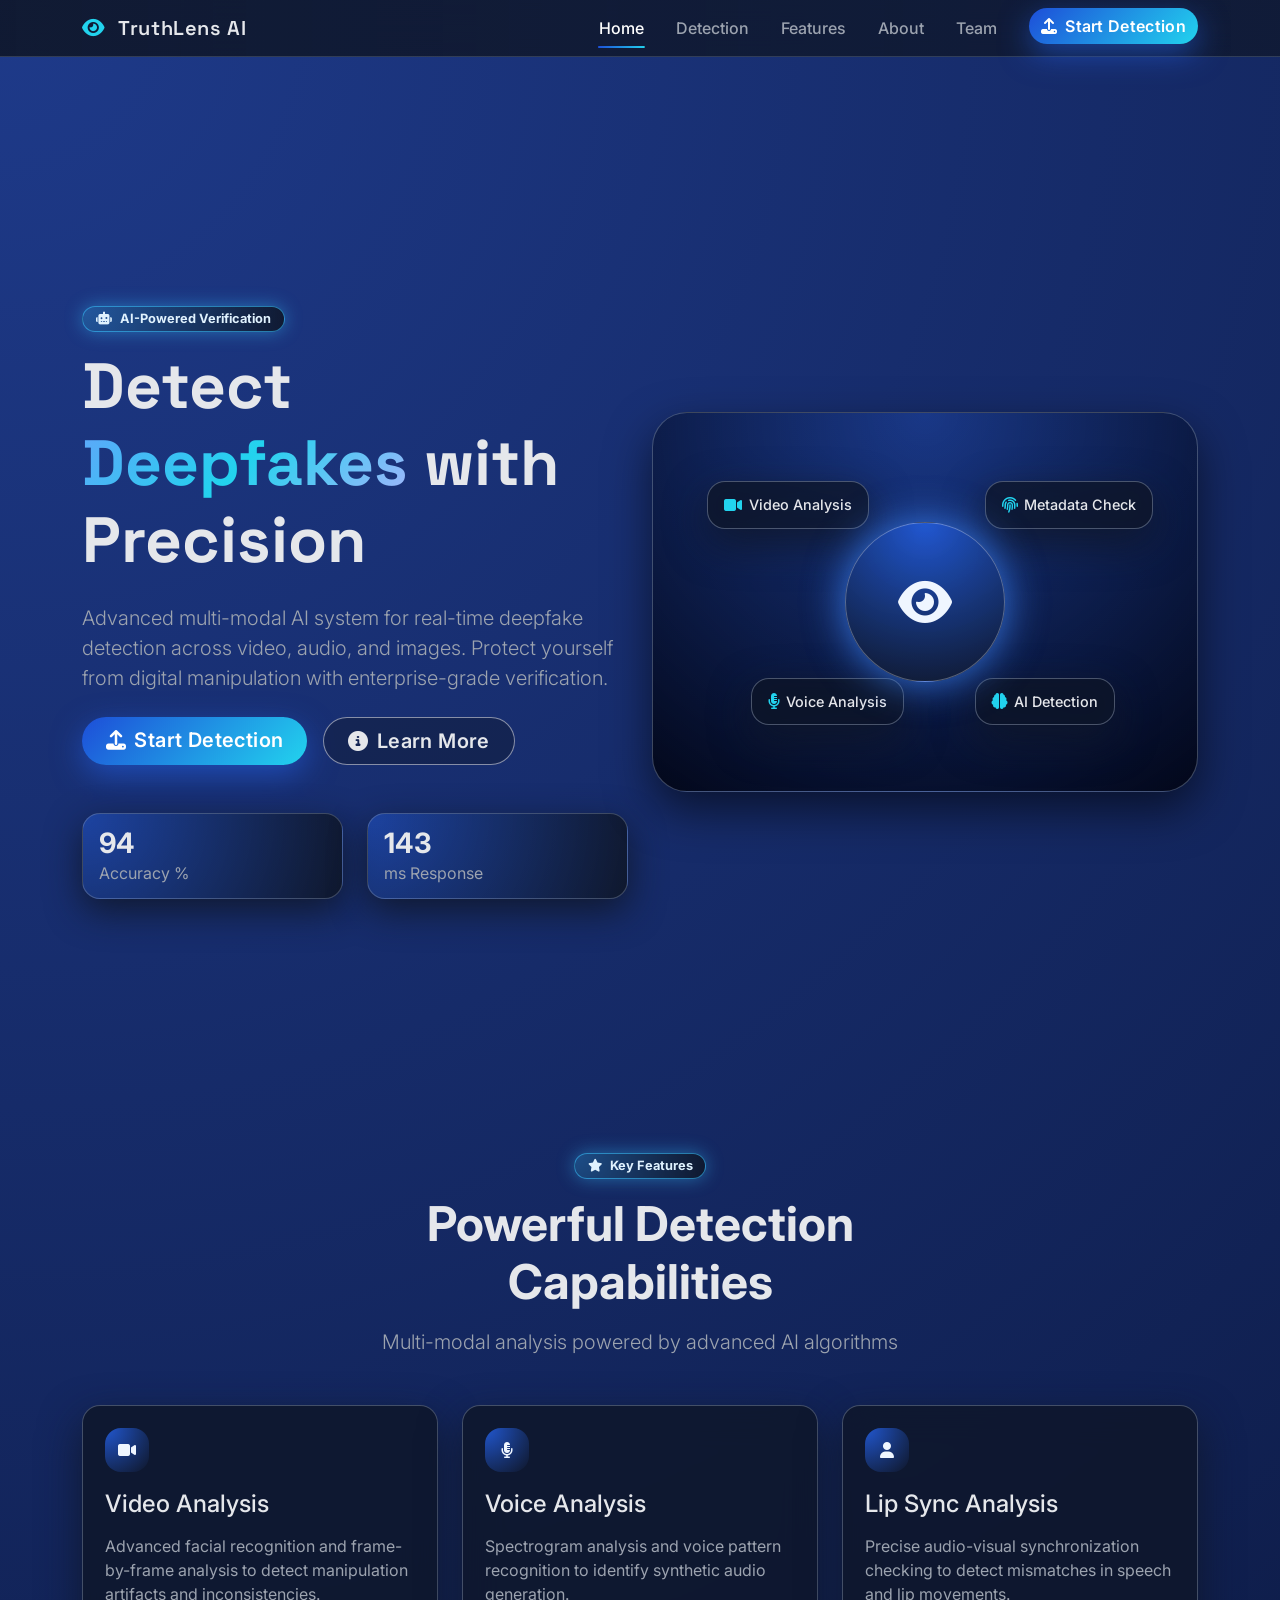
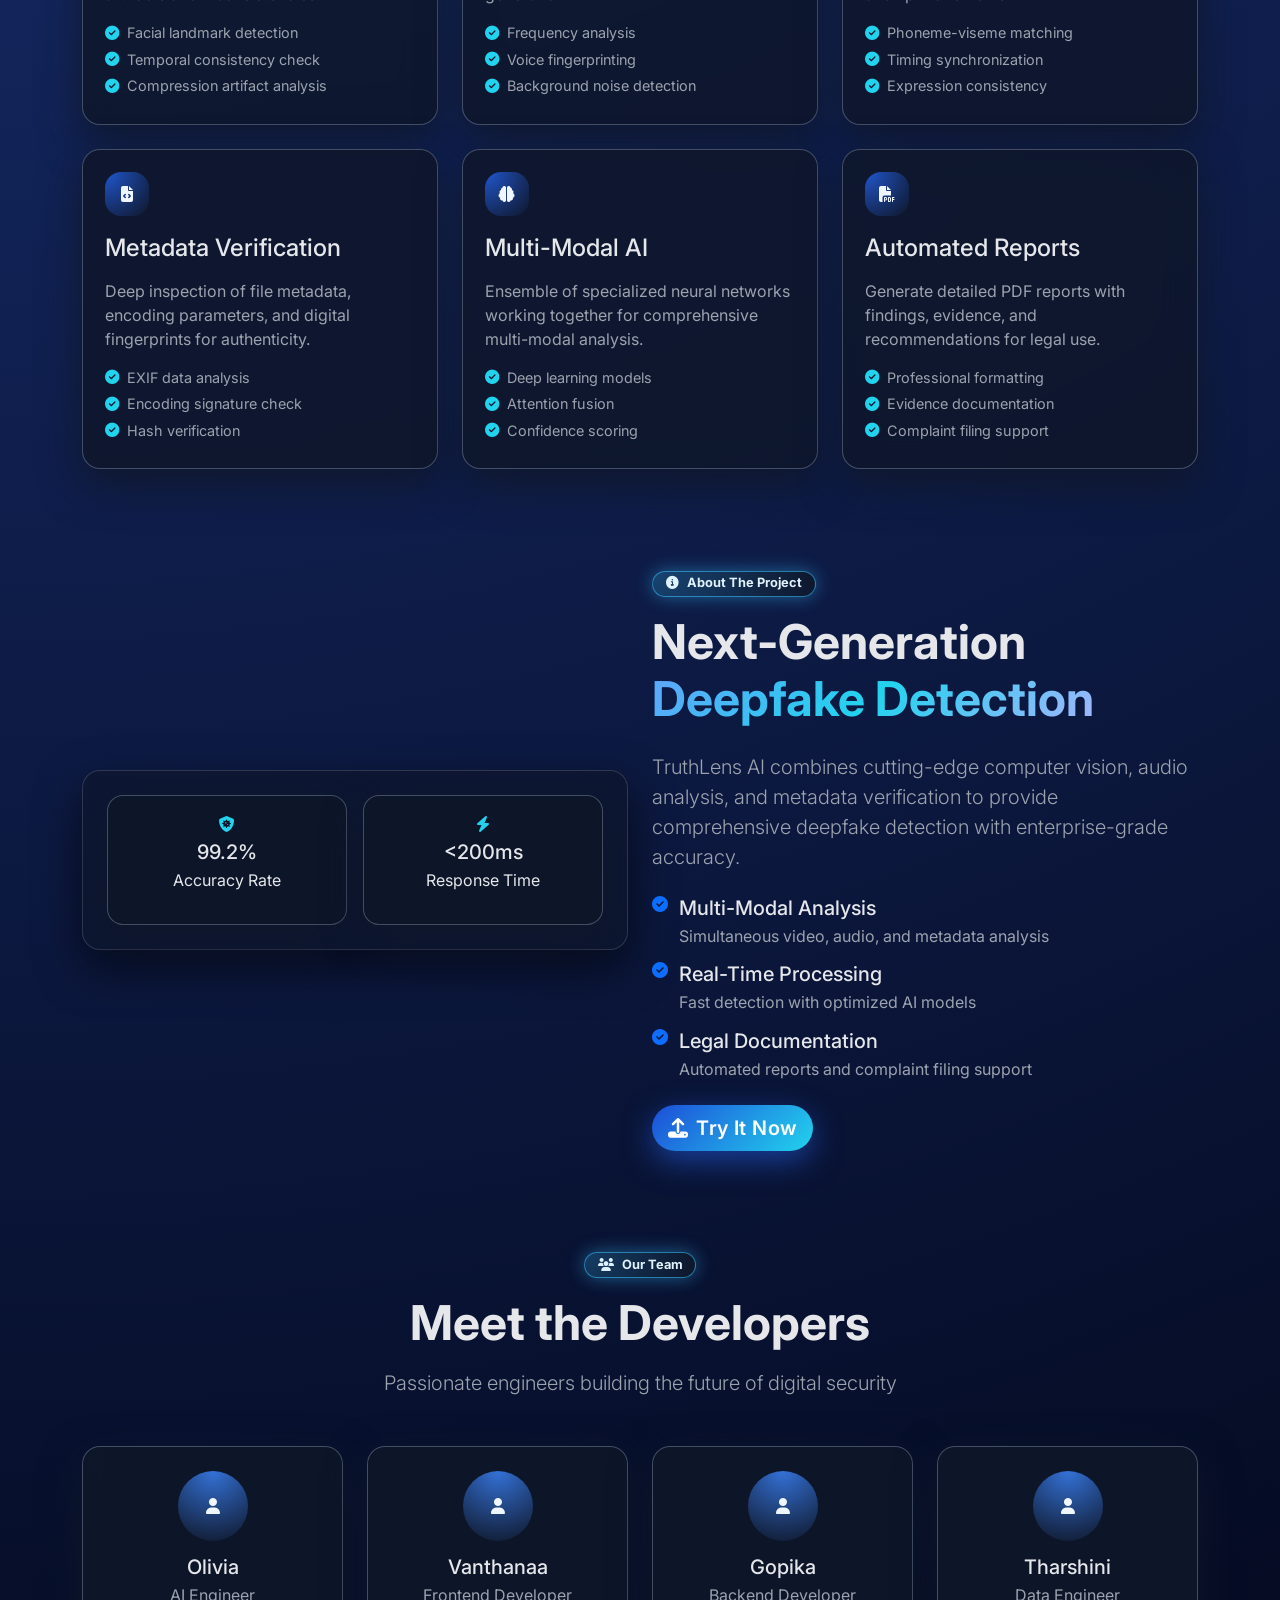
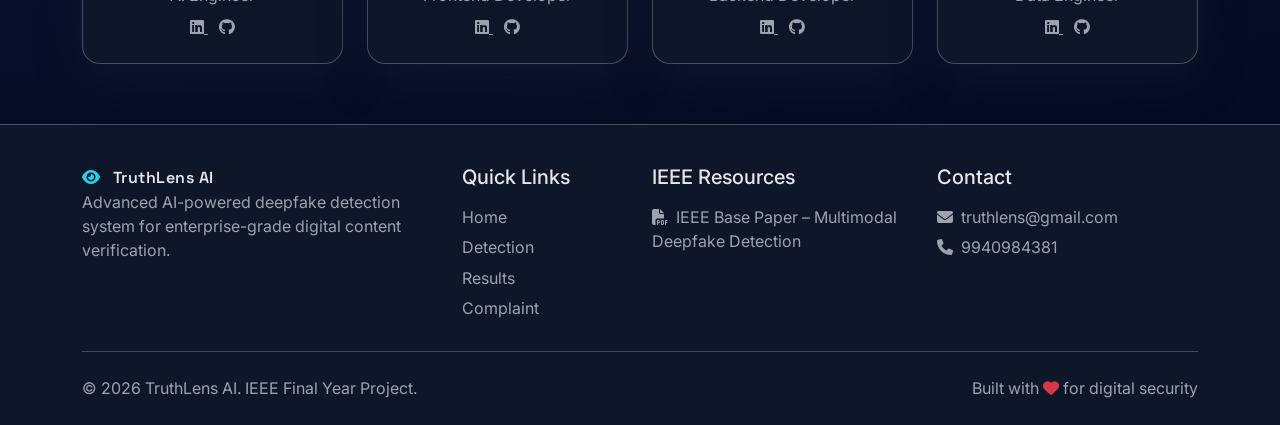
<file: frontend/index.html>
<!DOCTYPE html>
<html lang="en">
<head>
    <meta charset="UTF-8">
    <meta name="viewport" content="width=device-width, initial-scale=1.0">
    <title>TruthLens AI - Digital Content Verification System</title>

    <!-- Bootstrap 5 -->
    <link href="https://cdn.jsdelivr.net/npm/bootstrap@5.3.0/dist/css/bootstrap.min.css" rel="stylesheet">

    <!-- Font Awesome -->
    <link rel="stylesheet" href="https://cdnjs.cloudflare.com/ajax/libs/font-awesome/6.4.0/css/all.min.css">

    <!-- Google Fonts -->
    <link href="https://fonts.googleapis.com/css2?family=Inter:wght@300;400;500;600;700&family=Space+Grotesk:wght@400;500;600;700&display=swap" rel="stylesheet">

    <!-- Custom CSS -->
    <link rel="stylesheet" href="style.css">
</head>
<body>
    <!-- Navigation -->
    <nav class="navbar navbar-expand-lg navbar-dark fixed-top">
        <div class="container">
            <a class="navbar-brand" href="index.html">
                <i class="fas fa-eye me-2"></i>
                <span>TruthLens AI</span>
            </a>
            <button class="navbar-toggler" type="button" data-bs-toggle="collapse" data-bs-target="#navbarNav">
                <span class="navbar-toggler-icon"></span>
            </button>
            <div class="collapse navbar-collapse" id="navbarNav">
                <ul class="navbar-nav ms-auto">
                    <li class="nav-item">
                        <a class="nav-link active" href="index.html">Home</a>
                    </li>
                    <li class="nav-item">
                        <a class="nav-link" href="upload.html">Detection</a>
                    </li>
                    <li class="nav-item">
                        <a class="nav-link" href="#features">Features</a>
                    </li>
                    <li class="nav-item">
                        <a class="nav-link" href="#about">About</a>
                    </li>
                    <li class="nav-item">
                        <a class="nav-link" href="#team">Team</a>
                    </li>
                    <li class="nav-item ms-lg-3">
                        <a class="btn btn-primary btn-glow" href="upload.html">
                            <i class="fas fa-upload me-2"></i>Start Detection
                        </a>
                    </li>
                </ul>
            </div>
        </div>
    </nav>

    <!-- Hero Section -->
    <section class="hero-section">
        <div class="container">
            <div class="row align-items-center min-vh-100">
                <div class="col-lg-6 hero-content fade-in-left">
                    <div class="badge badge-glow mb-3">
                        <i class="fas fa-robot me-2"></i>AI-Powered Verification
                    </div>
                    <h1 class="display-3 fw-bold mb-4">
                        Detect <span class="text-gradient">Deepfakes</span> with Precision
                    </h1>
                    <p class="lead mb-4 text-muted-light">
                        Advanced multi-modal AI system for real-time deepfake detection across video, audio, and images. 
                        Protect yourself from digital manipulation with enterprise-grade verification.
                    </p>
                    <div class="d-flex flex-wrap gap-3">
                        <a href="upload.html" class="btn btn-primary btn-lg btn-glow px-4">
                            <i class="fas fa-upload me-2"></i>Start Detection
                        </a>
                        <a href="#features" class="btn btn-outline-light btn-lg px-4">
                            <i class="fas fa-info-circle me-2"></i>Learn More
                        </a>
                    </div>
                    <div class="stats-row mt-5">
                        <div class="stat-item">
                            <h3 class="fw-bold mb-0 counter" data-target="99">0</h3>
                            <p class="mb-0 text-muted-light">Accuracy %</p>
                        </div>
                        
                        <div class="stat-item">
                            <h3 class="fw-bold mb-0 counter" data-target="150">0</h3>
                            <p class="mb-0 text-muted-light">ms Response</p>
                        </div>
                    </div>
                </div>
                <div class="col-lg-6 hero-visual fade-in-right">
                    <div class="hero-illustration">
                        <div class="floating-card card-1">
                            <i class="fas fa-video"></i>
                            <span>Video Analysis</span>
                        </div>
                        <div class="floating-card card-2">
                            <i class="fas fa-microphone-alt"></i>
                            <span>Voice Analysis</span>
                        </div>
                        <div class="floating-card card-3">
                            <i class="fas fa-fingerprint"></i>
                            <span>Metadata Check</span>
                        </div>
                        <div class="floating-card card-4">
                            <i class="fas fa-brain"></i>
                            <span>AI Detection</span>
                        </div>
                        <div class="central-shield">
                            <i class="fas fa-eye"></i>
                        </div>
                    </div>
                </div>
            </div>
        </div>
    </section>

    <!-- Features Section -->
    <section id="features" class="features-section">
        <div class="container">
            <div class="section-header text-center fade-in-up">
                <div class="badge badge-glow mb-3">
                    <i class="fas fa-star me-2"></i>Key Features
                </div>
                <h2 class="display-5 fw-bold mb-3">Powerful Detection Capabilities</h2>
                <p class="lead text-muted-light">Multi-modal analysis powered by advanced AI algorithms</p>
            </div>
            <div class="row g-4 mt-4">
                <div class="col-lg-4 col-md-6">
                    <div class="feature-card fade-in-up">
                        <div class="feature-icon">
                            <i class="fas fa-video"></i>
                        </div>
                        <h4 class="mb-3">Video Analysis</h4>
                        <p class="text-muted-light">
                            Advanced facial recognition and frame-by-frame analysis to detect manipulation artifacts and inconsistencies.
                        </p>
                        <ul class="feature-list">
                            <li><i class="fas fa-check-circle"></i> Facial landmark detection</li>
                            <li><i class="fas fa-check-circle"></i> Temporal consistency check</li>
                            <li><i class="fas fa-check-circle"></i> Compression artifact analysis</li>
                        </ul>
                    </div>
                </div>
                <div class="col-lg-4 col-md-6">
                    <div class="feature-card fade-in-up" style="animation-delay: 0.1s;">
                        <div class="feature-icon">
                            <i class="fas fa-microphone-alt"></i>
                        </div>
                        <h4 class="mb-3">Voice Analysis</h4>
                        <p class="text-muted-light">
                            Spectrogram analysis and voice pattern recognition to identify synthetic audio generation.
                        </p>
                        <ul class="feature-list">
                            <li><i class="fas fa-check-circle"></i> Frequency analysis</li>
                            <li><i class="fas fa-check-circle"></i> Voice fingerprinting</li>
                            <li><i class="fas fa-check-circle"></i> Background noise detection</li>
                        </ul>
                    </div>
                </div>
                <div class="col-lg-4 col-md-6">
                    <div class="feature-card fade-in-up" style="animation-delay: 0.2s;">
                        <div class="feature-icon">
                            <i class="fas fa-user"></i>
                        </div>
                        <h4 class="mb-3">Lip Sync Analysis</h4>
                        <p class="text-muted-light">
                            Precise audio-visual synchronization checking to detect mismatches in speech and lip movements.
                        </p>
                        <ul class="feature-list">
                            <li><i class="fas fa-check-circle"></i> Phoneme-viseme matching</li>
                            <li><i class="fas fa-check-circle"></i> Timing synchronization</li>
                            <li><i class="fas fa-check-circle"></i> Expression consistency</li>
                        </ul>
                    </div>
                </div>
                <div class="col-lg-4 col-md-6">
                    <div class="feature-card fade-in-up" style="animation-delay: 0.3s;">
                        <div class="feature-icon">
                            <i class="fas fa-file-code"></i>
                        </div>
                        <h4 class="mb-3">Metadata Verification</h4>
                        <p class="text-muted-light">
                            Deep inspection of file metadata, encoding parameters, and digital fingerprints for authenticity.
                        </p>
                        <ul class="feature-list">
                            <li><i class="fas fa-check-circle"></i> EXIF data analysis</li>
                            <li><i class="fas fa-check-circle"></i> Encoding signature check</li>
                            <li><i class="fas fa-check-circle"></i> Hash verification</li>
                        </ul>
                    </div>
                </div>
                <div class="col-lg-4 col-md-6">
                    <div class="feature-card fade-in-up" style="animation-delay: 0.4s;">
                        <div class="feature-icon">
                            <i class="fas fa-brain"></i>
                        </div>
                        <h4 class="mb-3">Multi-Modal AI</h4>
                        <p class="text-muted-light">
                            Ensemble of specialized neural networks working together for comprehensive multi-modal analysis.
                        </p>
                        <ul class="feature-list">
                            <li><i class="fas fa-check-circle"></i> Deep learning models</li>
                            <li><i class="fas fa-check-circle"></i> Attention fusion</li>
                            <li><i class="fas fa-check-circle"></i> Confidence scoring</li>
                        </ul>
                    </div>
                </div>
                <div class="col-lg-4 col-md-6">
                    <div class="feature-card fade-in-up" style="animation-delay: 0.5s;">
                        <div class="feature-icon">
                            <i class="fas fa-file-pdf"></i>
                        </div>
                        <h4 class="mb-3">Automated Reports</h4>
                        <p class="text-muted-light">
                            Generate detailed PDF reports with findings, evidence, and recommendations for legal use.
                        </p>
                        <ul class="feature-list">
                            <li><i class="fas fa-check-circle"></i> Professional formatting</li>
                            <li><i class="fas fa-check-circle"></i> Evidence documentation</li>
                            <li><i class="fas fa-check-circle"></i> Complaint filing support</li>
                        </ul>
                    </div>
                </div>
            </div>
        </div>
    </section>

    <!-- About Section -->
    <section id="about" class="about-section">
        <div class="container">
            <div class="row align-items-center">
                <div class="col-lg-6 mb-4 mb-lg-0 fade-in-left">
                    <div class="about-image">
                        <div class="glass-card p-4">
                            <div class="row g-3">
                                <div class="col-6">
                                    <div class="tech-stat-card">
                                        <i class="fas fa-shield-virus"></i>
                                        <h5>99.2%</h5>
                                        <p>Accuracy Rate</p>
                                    </div>
                                </div>
                                <div class="col-6">
                                    <div class="tech-stat-card">
                                        <i class="fas fa-bolt"></i>
                                        <h5>&lt;200ms</h5>
                                        <p>Response Time</p>
                                    </div>
                                </div>
                                
                            </div>
                        </div>
                    </div>
                </div>
                <div class="col-lg-6 fade-in-right">
                    <div class="badge badge-glow mb-3">
                        <i class="fas fa-info-circle me-2"></i>About The Project
                    </div>
                    <h2 class="display-5 fw-bold mb-4">
                        Next-Generation <span class="text-gradient">Deepfake Detection</span>
                    </h2>
                    <p class="lead text-muted-light mb-4">
                        TruthLens AI combines cutting-edge computer vision, audio analysis, and metadata verification 
                        to provide comprehensive deepfake detection with enterprise-grade accuracy.
                    </p>
                    <div class="about-features">
                        <div class="about-feature-item">
                            <i class="fas fa-check-circle text-primary"></i>
                            <div>
                                <h5 class="mb-1">Multi-Modal Analysis</h5>
                                <p class="text-muted-light mb-0">Simultaneous video, audio, and metadata analysis</p>
                            </div>
                        </div>
                        <div class="about-feature-item">
                            <i class="fas fa-check-circle text-primary"></i>
                            <div>
                                <h5 class="mb-1">Real-Time Processing</h5>
                                <p class="text-muted-light mb-0">Fast detection with optimized AI models</p>
                            </div>
                        </div>
                        <div class="about-feature-item">
                            <i class="fas fa-check-circle text-primary"></i>
                            <div>
                                <h5 class="mb-1">Legal Documentation</h5>
                                <p class="text-muted-light mb-0">Automated reports and complaint filing support</p>
                            </div>
                        </div>
                    </div>
                    <a href="upload.html" class="btn btn-primary btn-lg btn-glow mt-4">
                        <i class="fas fa-upload me-2"></i>Try It Now
                    </a>
                </div>
            </div>
        </div>
    </section>

    <!-- Team Section -->
    <section id="team" class="team-section">
        <div class="container">
            <div class="section-header text-center fade-in-up">
                <div class="badge badge-glow mb-3">
                    <i class="fas fa-users me-2"></i>Our Team
                </div>
                <h2 class="display-5 fw-bold mb-3">Meet the Developers</h2>
                <p class="lead text-muted-light">Passionate engineers building the future of digital security</p>
            </div>
            <div class="row g-4 mt-4">
                <div class="col-lg-3 col-md-6">
                    <div class="team-card fade-in-up">
                        <div class="team-avatar">
                            <i class="fas fa-user"></i>
                        </div>
                        <h5 class="mb-1">Olivia</h5>
                        <p class="text-muted-light mb-2">AI Engineer</p>
                        <div class="team-social">
                            <a href="https://www.linkedin.com/in/evangeline-olivia-s-042977327"
                            target="_blank"
                            rel="noopener noreferrer"
                            aria-label="Olivia LinkedIn">
                                <i class="fab fa-linkedin"></i>
                            </a>

                            <a href="#"
                            aria-label="Olivia GitHub">
                                <i class="fab fa-github"></i>
                            </a>
                        </div>
                    </div>
                </div>
                <div class="col-lg-3 col-md-6">
                    <div class="team-card fade-in-up" style="animation-delay: 0.1s;">
                        <div class="team-avatar">
                            <i class="fas fa-user"></i>
                        </div>
                        <h5 class="mb-1">Vanthanaa</h5>
                        <p class="text-muted-light mb-2">Frontend Developer</p>
                        <div class="team-social">
                            <a href="https://www.linkedin.com/in/vanthanaa-selvam-05b977327"
                            target="_blank"
                            rel="noopener noreferrer"
                            aria-label="Vanthanaa LinkedIn">
                                <i class="fab fa-linkedin"></i>
                            </a>

                            <a href="https://github.com/Vanthanaa"
                            target="_blank"
                            rel="noopener noreferrer"
                            aria-label="Vanthanaa GitHub">
                                <i class="fab fa-github"></i>
                            </a>
                        </div>
                    </div>
                </div>
                <div class="col-lg-3 col-md-6">
                    <div class="team-card fade-in-up" style="animation-delay: 0.2s;">
                        <div class="team-avatar">
                            <i class="fas fa-user"></i>
                        </div>
                        <h5 class="mb-1">Gopika</h5>
                        <p class="text-muted-light mb-2">Backend Developer</p>
                        <div class="team-social">
                            <a href="https://www.linkedin.com/in/gopika-v-m-957976327"
                            target="_blank"
                            rel="noopener noreferrer"
                            aria-label="Gopika LinkedIn">
                                <i class="fab fa-linkedin"></i>
                            </a>

                            <a href="https://github.com/24cs071-creator"
                            target="_blank"
                            rel="noopener noreferrer"
                            aria-label="Gopika GitHub">
                                <i class="fab fa-github"></i>
                            </a>
                        </div>
                    </div>
                </div>
                <div class="col-lg-3 col-md-6">
                    <div class="team-card fade-in-up" style="animation-delay: 0.3s;">
                        <div class="team-avatar">
                            <i class="fas fa-user"></i>
                        </div>
                        <h5 class="mb-1">Tharshini</h5>
                        <p class="text-muted-light mb-2">Data Engineer</p>
                        <div class="team-social">
                            <a href="https://www.linkedin.com/in/devatharshnis/"
                            target="_blank"
                            rel="noopener noreferrer"
                            aria-label="Tharshini LinkedIn">
                                <i class="fab fa-linkedin"></i>
                            </a>

                            <a href="https://github.com/tharshni24"
                            target="_blank"
                            rel="noopener noreferrer"
                            aria-label="Tharshini GitHub">
                                <i class="fab fa-github"></i>
                            </a>
                        </div>
                    </div>
                </div>
            </div>
        </div>
    </section>

    <!-- Footer -->
    <footer class="footer-section">
        <div class="container">
            <div class="row g-4">
                <div class="col-lg-4">
                    <div class="footer-brand">
                        <a href="index.html" class="navbar-brand mb-3">
                            <i class="fas fa-eye me-2"></i>
                            <span>TruthLens AI</span>
                        </a>
                        <p class="text-muted-light">
                            Advanced AI-powered deepfake detection system for enterprise-grade digital content verification.
                        </p>
                        
                    </div>
                </div>
                <div class="col-lg-2 col-md-6">
                    <h5 class="mb-3">Quick Links</h5>
                    <ul class="footer-links">
                        <li><a href="index.html">Home</a></li>
                        <li><a href="upload.html">Detection</a></li>
                        <li><a href="result.html">Results</a></li>
                        <li><a href="complaint.html">Complaint</a></li>
                    </ul>
                </div>
                <div class="col-lg-3 col-md-6">
                    <h5 class="mb-3">IEEE Resources</h5>
                    <ul class="footer-links">
                        <li>
                            <a href="https://doi.org/10.1109/CECIT53797.2021.00014"
                            target="_blank"
                            rel="noopener">
                                <i class="fas fa-file-pdf me-1"></i>
                                IEEE Base Paper – Multimodal Deepfake Detection
                            </a>
                        </li>
                    </ul>
                </div>
                <div class="col-lg-3 col-md-6">
                    <h5 class="mb-3">Contact</h5>
                    <ul class="footer-links">
                        <li><i class="fas fa-envelope me-2"></i>truthlens@gmail.com</li>
                        <li><i class="fas fa-phone me-2"></i>9940984381</li>
                        
                    </ul>
                </div>
            </div>
            <hr class="my-4">
            <div class="row align-items-center">
                <div class="col-md-6 text-center text-md-start">
                    <p class="mb-0 text-muted-light">
                        &copy; 2026 TruthLens AI. IEEE Final Year Project.
                    </p>
                </div>
                <div class="col-md-6 text-center text-md-end">
                    <p class="mb-0 text-muted-light">
                        Built with <i class="fas fa-heart text-danger"></i> for digital security
                    </p>
                </div>
            </div>
        </div>
    </footer>

    <!-- Scroll to Top Button -->
    <button class="scroll-top" id="scrollTop">
        <i class="fas fa-arrow-up"></i>
    </button>

    <!-- Bootstrap JS -->
    <script src="https://cdn.jsdelivr.net/npm/bootstrap@5.3.0/dist/js/bootstrap.bundle.min.js"></script>

    <!-- Custom JS -->
    <script src="script.js"></script>
</body>
</html>
</file>
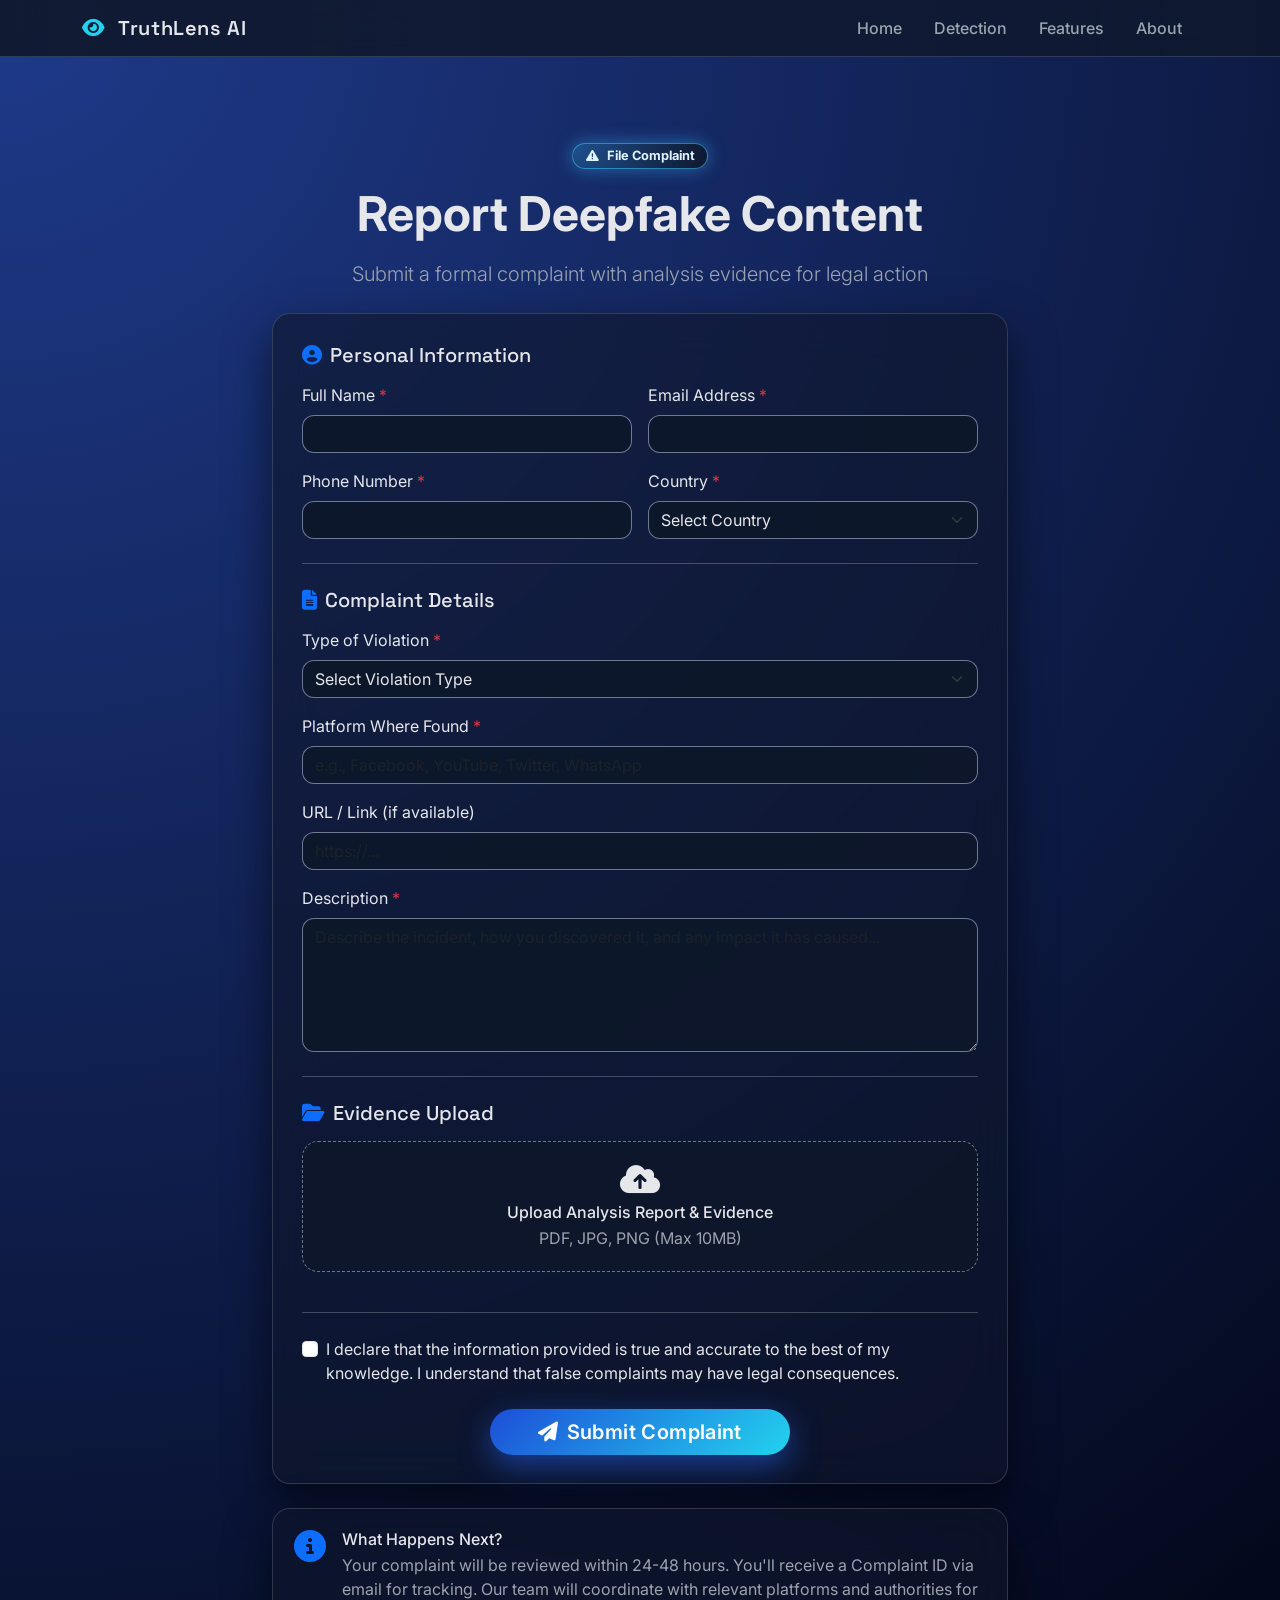
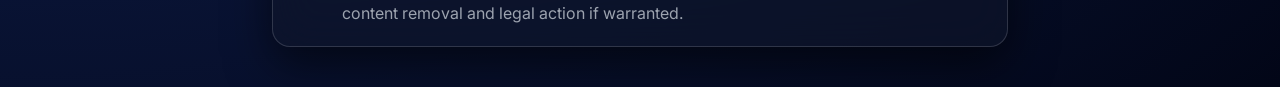
<file: frontend/complaint.html>
<!DOCTYPE html>
<html lang="en">
<head>
    <meta charset="UTF-8">
    <meta name="viewport" content="width=device-width, initial-scale=1.0">
    <title>File Complaint - TruthLens AI</title>

    <!-- Bootstrap 5 -->
    <link href="https://cdn.jsdelivr.net/npm/bootstrap@5.3.0/dist/css/bootstrap.min.css" rel="stylesheet">

    <!-- Font Awesome -->
    <link rel="stylesheet" href="https://cdnjs.cloudflare.com/ajax/libs/font-awesome/6.4.0/css/all.min.css">

    <!-- Google Fonts -->
    <link href="https://fonts.googleapis.com/css2?family=Inter:wght@300;400;500;600;700&family=Space+Grotesk:wght@400;500;600;700&display=swap" rel="stylesheet">

    <!-- Custom CSS -->
    <link rel="stylesheet" href="style.css">
</head>
<body class="complaint-page">
    <!-- Navigation -->
    <nav class="navbar navbar-expand-lg navbar-dark fixed-top">
        <div class="container">
            <a class="navbar-brand" href="index.html">
                <i class="fas fa-eye me-2"></i>
                <span>TruthLens AI</span>
            </a>
            <button class="navbar-toggler" type="button" data-bs-toggle="collapse" data-bs-target="#navbarNav">
                <span class="navbar-toggler-icon"></span>
            </button>
            <div class="collapse navbar-collapse" id="navbarNav">
                <ul class="navbar-nav ms-auto">
                    <li class="nav-item">
                        <a class="nav-link" href="index.html">Home</a>
                    </li>
                    <li class="nav-item">
                        <a class="nav-link" href="upload.html">Detection</a>
                    </li>
                    <li class="nav-item">
                        <a class="nav-link" href="index.html#features">Features</a>
                    </li>
                    <li class="nav-item">
                        <a class="nav-link" href="index.html#about">About</a>
                    </li>
                </ul>
            </div>
        </div>
    </nav>

    <!-- Complaint Section -->
    <section class="complaint-section">
        <div class="container">
            <div class="row justify-content-center">
                <div class="col-lg-8">
                    <!-- Header -->
                    <div class="section-header text-center fade-in-up mb-4">
                        <div class="badge badge-glow mb-3">
                            <i class="fas fa-exclamation-triangle me-2"></i>File Complaint
                        </div>
                        <h2 class="display-5 fw-bold mb-3">Report Deepfake Content</h2>
                        <p class="lead text-muted-light">
                            Submit a formal complaint with analysis evidence for legal action
                        </p>
                    </div>

                    <!-- Complaint Form -->
                    <div class="glass-card complaint-card fade-in-up">
                        <form id="complaintForm">
                            <!-- Personal Information -->
                            <div class="form-section">
                                <h5 class="mb-3">
                                    <i class="fas fa-user-circle text-primary me-2"></i>Personal Information
                                </h5>
                                <div class="row g-3">
                                    <div class="col-md-6">
                                        <label for="fullName" class="form-label">Full Name <span class="text-danger">*</span></label>
                                        <input type="text" class="form-control" id="fullName" required>
                                    </div>
                                    <div class="col-md-6">
                                        <label for="email" class="form-label">Email Address <span class="text-danger">*</span></label>
                                        <input type="email" class="form-control" id="email" required>
                                    </div>
                                    <div class="col-md-6">
                                        <label for="phone" class="form-label">Phone Number <span class="text-danger">*</span></label>
                                        <input type="tel" class="form-control" id="phone" required>
                                    </div>
                                    <div class="col-md-6">
                                        <label for="country" class="form-label">Country <span class="text-danger">*</span></label>
                                        <select class="form-select" id="country" required>
                                            <option value="">Select Country</option>
                                            <option value="US">United States</option>
                                            <option value="UK">United Kingdom</option>
                                            <option value="IN">India</option>
                                            <option value="CA">Canada</option>
                                            <option value="AU">Australia</option>
                                            <option value="DE">Germany</option>
                                            <option value="FR">France</option>
                                            <option value="OTHER">Other</option>
                                        </select>
                                    </div>
                                </div>
                            </div>

                            <hr class="my-4">

                            <!-- Complaint Details -->
                            <div class="form-section">
                                <h5 class="mb-3">
                                    <i class="fas fa-file-alt text-primary me-2"></i>Complaint Details
                                </h5>
                                <div class="mb-3">
                                    <label for="complaintType" class="form-label">Type of Violation <span class="text-danger">*</span></label>
                                    <select class="form-select" id="complaintType" required>
                                        <option value="">Select Violation Type</option>
                                        <option value="defamation">Defamation / Character Attack</option>
                                        <option value="fraud">Fraud / Scam</option>
                                        <option value="harassment">Harassment / Cyberbullying</option>
                                        <option value="identity">Identity Theft</option>
                                        <option value="misinformation">Misinformation / Fake News</option>
                                        <option value="political">Political Manipulation</option>
                                        <option value="financial">Financial Fraud</option>
                                        <option value="other">Other</option>
                                    </select>
                                </div>
                                <div class="mb-3">
                                    <label for="platform" class="form-label">Platform Where Found <span class="text-danger">*</span></label>
                                    <input type="text" class="form-control" id="platform" placeholder="e.g., Facebook, YouTube, Twitter, WhatsApp" required>
                                </div>
                                <div class="mb-3">
                                    <label for="url" class="form-label">URL / Link (if available)</label>
                                    <input type="url" class="form-control" id="url" placeholder="https://...">
                                </div>
                                <div class="mb-3">
                                    <label for="description" class="form-label">Description <span class="text-danger">*</span></label>
                                    <textarea class="form-control" id="description" rows="5" required 
                                          placeholder="Describe the incident, how you discovered it, and any impact it has caused..."></textarea>
                                </div>
                            </div>

                            <hr class="my-4">

                            <!-- Evidence Upload -->
                            <div class="form-section">
                                <h5 class="mb-3">
                                    <i class="fas fa-folder-open text-primary me-2"></i>Evidence Upload
                                </h5>
                                <div class="upload-area-small" id="evidenceUpload">
                                    <i class="fas fa-cloud-upload-alt fa-2x mb-2"></i>
                                    <h6 class="mb-1">Upload Analysis Report & Evidence</h6>
                                    <p class="text-muted-light mb-0">PDF, JPG, PNG (Max 10MB)</p>
                                    <input type="file" id="evidenceInput" accept=".pdf,.jpg,.jpeg,.png" hidden>
                                </div>
                                <div class="evidence-list mt-3" id="evidenceList">
                                    <!-- Evidence items will be added here -->
                                </div>
                            </div>

                            <hr class="my-4">

                            <!-- Declaration -->
                            <div class="form-section">
                                <div class="form-check">
                                    <input class="form-check-input" type="checkbox" id="declaration" required>
                                    <label class="form-check-label" for="declaration">
                                        I declare that the information provided is true and accurate to the best of my knowledge. 
                                        I understand that false complaints may have legal consequences.
                                    </label>
                                </div>
                            </div>

                            <!-- Submit Button -->
                            <div class="text-center mt-4">
                                <button type="submit" class="btn btn-primary btn-lg btn-glow px-5">
                                    <i class="fas fa-paper-plane me-2"></i>Submit Complaint
                                </button>
                            </div>
                        </form>
                    </div>

                    <!-- Info Box -->
                    <div class="glass-card info-box fade-in-up mt-4">
                        <div class="d-flex">
                            <i class="fas fa-info-circle text-primary fa-2x me-3"></i>
                            <div>
                                <h6 class="mb-1">What Happens Next?</h6>
                                <p class="text-muted-light mb-0">
                                    Your complaint will be reviewed within 24-48 hours. You'll receive a Complaint ID 
                                    via email for tracking. Our team will coordinate with relevant platforms and 
                                    authorities for content removal and legal action if warranted.
                                </p>
                            </div>
                        </div>
                    </div>
                </div>
            </div>
        </div>
    </section>

    <!-- Success Modal -->
    <div class="modal fade" id="successModal" tabindex="-1" aria-hidden="true">
        <div class="modal-dialog modal-dialog-centered">
            <div class="modal-content glass-modal">
                <div class="modal-body text-center p-5">
                    <div class="success-icon mb-3">
                        <i class="fas fa-check-circle"></i>
                    </div>
                    <h3 class="mb-2">Complaint Submitted Successfully!</h3>
                    <p class="text-muted-light mb-4">
                        Your complaint has been received and assigned a unique tracking ID.
                    </p>
                    <div class="complaint-id-box mb-4">
                        <small class="text-muted-light d-block">Your Complaint ID</small>
                        <h2 class="mb-0" id="complaintId">TL-2026-XXXXX</h2>
                    </div>
                    <p class="text-muted-light mb-4">
                        A confirmation email has been sent to your registered email address.
                    </p>
                    <div class="d-flex flex-wrap justify-content-center gap-2">
                        <button type="button" class="btn btn-primary btn-glow" data-bs-dismiss="modal">
                            <i class="fas fa-home me-2"></i>Back to Home
                        </button>
                        <button type="button" class="btn btn-outline-light" id="downloadComplaint">
                            <i class="fas fa-download me-2"></i>Download Receipt
                        </button>
                    </div>
                </div>
            </div>
        </div>
    </div>

    <!-- Bootstrap JS -->
    <script src="https://cdn.jsdelivr.net/npm/bootstrap@5.3.0/dist/js/bootstrap.bundle.min.js"></script>

    <!-- Custom JS -->
    <script src="script.js"></script>
</body>
</html>
</file>
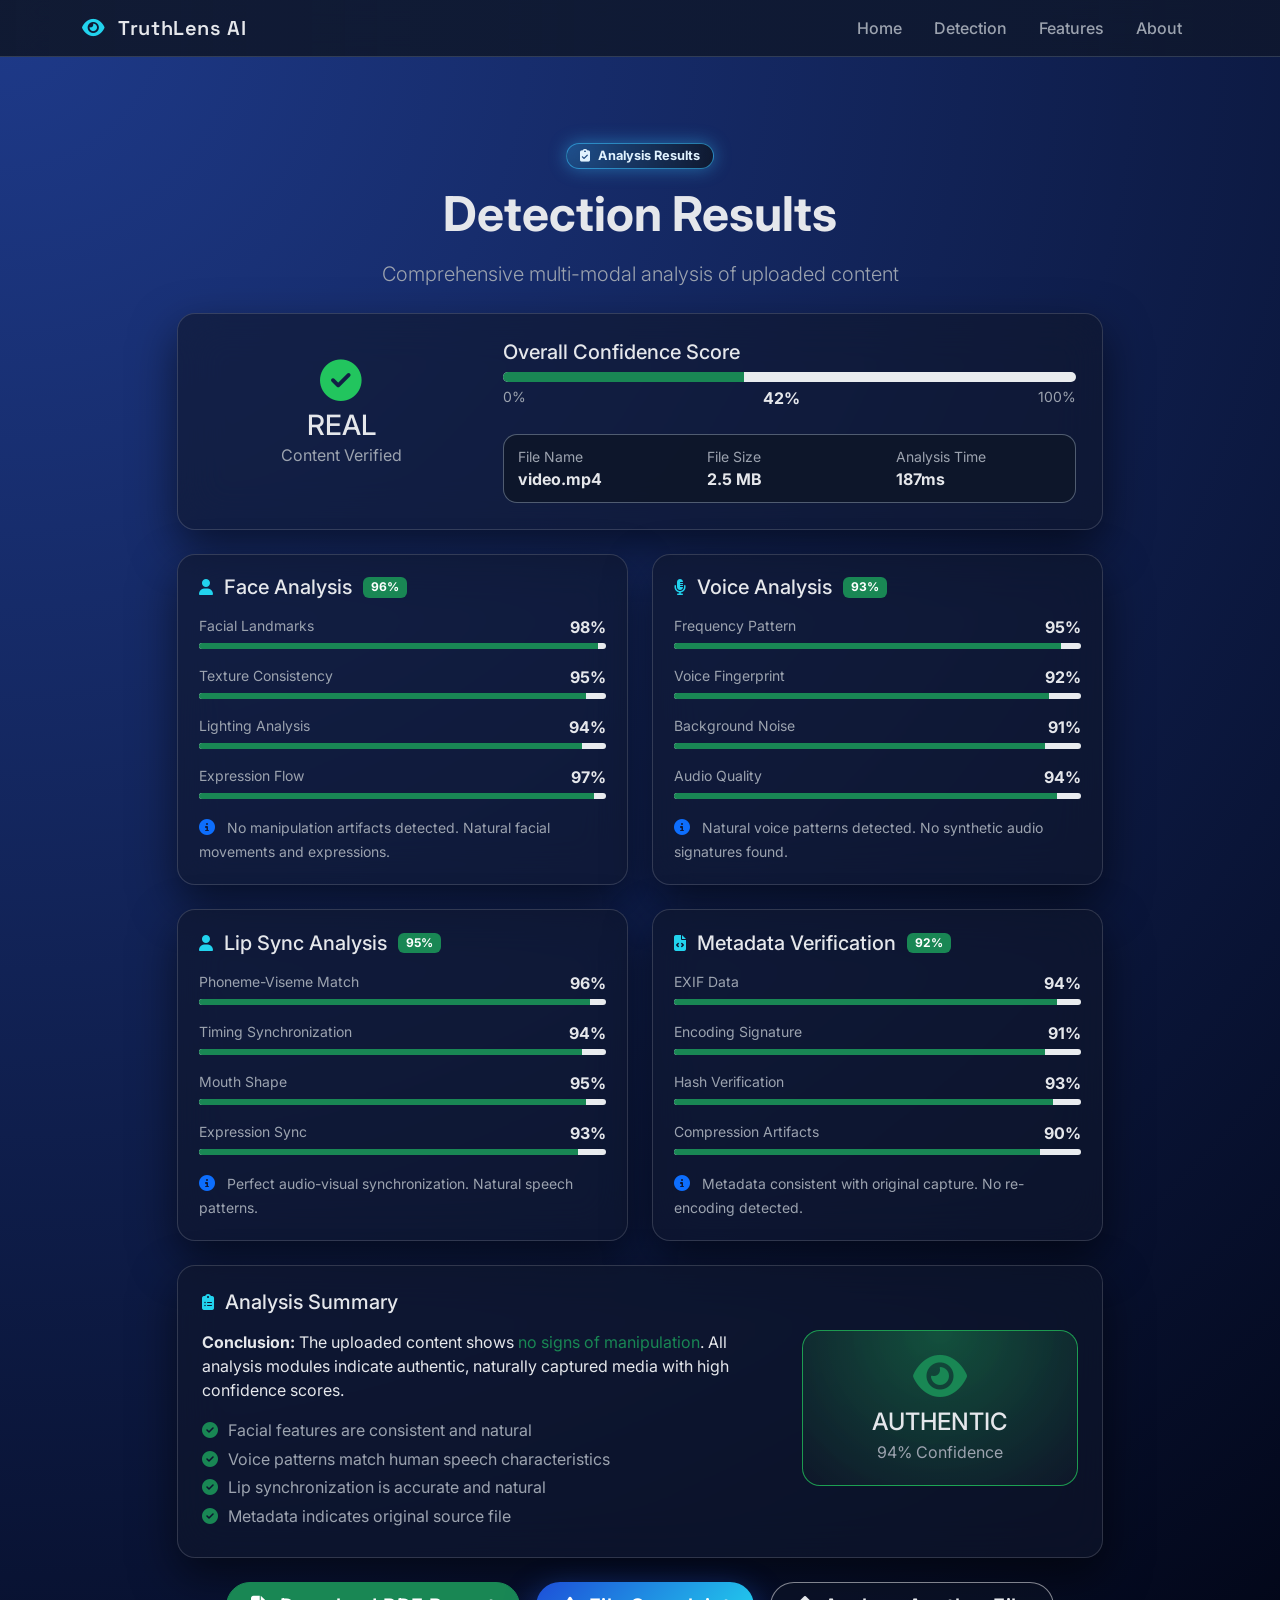
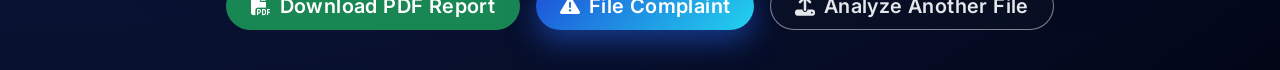
<file: frontend/result.html>
<!DOCTYPE html>
<html lang="en">
<head>
    <meta charset="UTF-8">
    <meta name="viewport" content="width=device-width, initial-scale=1.0">
    <title>Analysis Results - TruthLens AI</title>

    <!-- Bootstrap 5 -->
    <link href="https://cdn.jsdelivr.net/npm/bootstrap@5.3.0/dist/css/bootstrap.min.css" rel="stylesheet">

    <!-- Font Awesome -->
    <link rel="stylesheet" href="https://cdnjs.cloudflare.com/ajax/libs/font-awesome/6.4.0/css/all.min.css">

    <!-- Google Fonts -->
    <link href="https://fonts.googleapis.com/css2?family=Inter:wght@300;400;500;600;700&family=Space+Grotesk:wght@400;500;600;700&display=swap" rel="stylesheet">

    <!-- Custom CSS -->
    <link rel="stylesheet" href="style.css">
</head>
<body class="result-page">
    <!-- Navigation -->
    <nav class="navbar navbar-expand-lg navbar-dark fixed-top">
        <div class="container">
            <a class="navbar-brand" href="index.html">
                <i class="fas fa-eye me-2"></i>
                <span>TruthLens AI</span>
            </a>
            <button class="navbar-toggler" type="button" data-bs-toggle="collapse" data-bs-target="#navbarNav">
                <span class="navbar-toggler-icon"></span>
            </button>
            <div class="collapse navbar-collapse" id="navbarNav">
                <ul class="navbar-nav ms-auto">
                    <li class="nav-item">
                        <a class="nav-link" href="index.html">Home</a>
                    </li>
                    <li class="nav-item">
                        <a class="nav-link" href="upload.html">Detection</a>
                    </li>
                    <li class="nav-item">
                        <a class="nav-link" href="index.html#features">Features</a>
                    </li>
                    <li class="nav-item">
                        <a class="nav-link" href="index.html#about">About</a>
                    </li>
                </ul>
            </div>
        </div>
    </nav>

    <!-- Result Section -->
    <section class="result-section">
        <div class="container">
            <div class="row justify-content-center">
                <div class="col-lg-10">
                    <!-- Header -->
                    <div class="section-header text-center fade-in-up mb-4">
                        <div class="badge badge-glow mb-3">
                            <i class="fas fa-clipboard-check me-2"></i>Analysis Results
                        </div>
                        <h2 class="display-5 fw-bold mb-3">Detection Results</h2>
                        <p class="lead text-muted-light">
                            Comprehensive multi-modal analysis of uploaded content
                        </p>
                    </div>

                    <!-- Main Result Card -->
                    <div class="glass-card result-card fade-in-up mb-4">
                        <div class="row align-items-center">
                            <div class="col-lg-4 text-center">
                                <div class="result-status" id="resultStatus">
                                    <i class="fas fa-check-circle"></i>
                                    <h3 class="mb-0">REAL</h3>
                                    <p class="text-muted-light">Content Verified</p>
                                </div>
                            </div>
                            <div class="col-lg-8">
                                <div class="result-details">
                                    <div class="mb-4">
                                        <h5 class="mb-2">Overall Confidence Score</h5>
                                        <div class="progress" style="height: 10px;">
                                            <div class="progress-bar bg-success" id="overallScore" 
                                                 role="progressbar" style="width: 0%" data-value="94"></div>
                                        </div>
                                        <div class="d-flex justify-content-between mt-1">
                                            <small class="text-muted-light">0%</small>
                                            <span class="fw-bold" id="overallScoreText">0%</span>
                                            <small class="text-muted-light">100%</small>
                                        </div>
                                    </div>
                                    <div class="file-info-box">
                                        <div class="row">
                                            <div class="col-md-4 mb-2 mb-md-0">
                                                <small class="text-muted-light d-block">File Name</small>
                                                <strong id="resultFileName">video.mp4</strong>
                                            </div>
                                            <div class="col-md-4 mb-2 mb-md-0">
                                                <small class="text-muted-light d-block">File Size</small>
                                                <strong id="resultFileSize">2.5 MB</strong>
                                            </div>
                                            <div class="col-md-4">
                                                <small class="text-muted-light d-block">Analysis Time</small>
                                                <strong id="analysisTime">187ms</strong>
                                            </div>
                                        </div>
                                    </div>
                                </div>
                            </div>
                        </div>
                    </div>

                    <!-- Analysis Breakdown -->
                    <div class="row g-4">
                        <!-- Face Analysis -->
                        <div class="col-lg-6">
                            <div class="glass-card analysis-card fade-in-up">
                                <div class="card-header-custom">
                                    <i class="fas fa-user"></i>
                                    <h5 class="mb-0">Face Analysis</h5>
                                    <span class="badge bg-success" id="faceScore">96%</span>
                                </div>
                                <div class="card-body">
                                    <div class="mb-3">
                                        <div class="d-flex justify-content-between mb-1">
                                            <small class="text-muted-light">Facial Landmarks</small>
                                            <strong>98%</strong>
                                        </div>
                                        <div class="progress" style="height: 6px;">
                                            <div class="progress-bar bg-success" style="width: 98%"></div>
                                        </div>
                                    </div>
                                    <div class="mb-3">
                                        <div class="d-flex justify-content-between mb-1">
                                            <small class="text-muted-light">Texture Consistency</small>
                                            <strong>95%</strong>
                                        </div>
                                        <div class="progress" style="height: 6px;">
                                            <div class="progress-bar bg-success" style="width: 95%"></div>
                                        </div>
                                    </div>
                                    <div class="mb-3">
                                        <div class="d-flex justify-content-between mb-1">
                                            <small class="text-muted-light">Lighting Analysis</small>
                                            <strong>94%</strong>
                                        </div>
                                        <div class="progress" style="height: 6px;">
                                            <div class="progress-bar bg-success" style="width: 94%"></div>
                                        </div>
                                    </div>
                                    <div class="mb-0">
                                        <div class="d-flex justify-content-between mb-1">
                                            <small class="text-muted-light">Expression Flow</small>
                                            <strong>97%</strong>
                                        </div>
                                        <div class="progress" style="height: 6px;">
                                            <div class="progress-bar bg-success" style="width: 97%"></div>
                                        </div>
                                    </div>
                                    <div class="analysis-summary mt-3">
                                        <i class="fas fa-info-circle text-primary me-2"></i>
                                        <small class="text-muted-light">
                                            No manipulation artifacts detected. Natural facial movements and expressions.
                                        </small>
                                    </div>
                                </div>
                            </div>
                        </div>

                        <!-- Voice Analysis -->
                        <div class="col-lg-6">
                            <div class="glass-card analysis-card fade-in-up" style="animation-delay: 0.1s;">
                                <div class="card-header-custom">
                                    <i class="fas fa-microphone-alt"></i>
                                    <h5 class="mb-0">Voice Analysis</h5>
                                    <span class="badge bg-success" id="voiceScore">93%</span>
                                </div>
                                <div class="card-body">
                                    <div class="mb-3">
                                        <div class="d-flex justify-content-between mb-1">
                                            <small class="text-muted-light">Frequency Pattern</small>
                                            <strong>95%</strong>
                                        </div>
                                        <div class="progress" style="height: 6px;">
                                            <div class="progress-bar bg-success" style="width: 95%"></div>
                                        </div>
                                    </div>
                                    <div class="mb-3">
                                        <div class="d-flex justify-content-between mb-1">
                                            <small class="text-muted-light">Voice Fingerprint</small>
                                            <strong>92%</strong>
                                        </div>
                                        <div class="progress" style="height: 6px;">
                                            <div class="progress-bar bg-success" style="width: 92%"></div>
                                        </div>
                                    </div>
                                    <div class="mb-3">
                                        <div class="d-flex justify-content-between mb-1">
                                            <small class="text-muted-light">Background Noise</small>
                                            <strong>91%</strong>
                                        </div>
                                        <div class="progress" style="height: 6px;">
                                            <div class="progress-bar bg-success" style="width: 91%"></div>
                                        </div>
                                    </div>
                                    <div class="mb-0">
                                        <div class="d-flex justify-content-between mb-1">
                                            <small class="text-muted-light">Audio Quality</small>
                                            <strong>94%</strong>
                                        </div>
                                        <div class="progress" style="height: 6px;">
                                            <div class="progress-bar bg-success" style="width: 94%"></div>
                                        </div>
                                    </div>
                                    <div class="analysis-summary mt-3">
                                        <i class="fas fa-info-circle text-primary me-2"></i>
                                        <small class="text-muted-light">
                                            Natural voice patterns detected. No synthetic audio signatures found.
                                        </small>
                                    </div>
                                </div>
                            </div>
                        </div>

                        <!-- Lip Sync Analysis -->
                        <div class="col-lg-6">
                            <div class="glass-card analysis-card fade-in-up" style="animation-delay: 0.2s;">
                                <div class="card-header-custom">
                                    <i class="fas fa-user"></i>
                                    <h5 class="mb-0">Lip Sync Analysis</h5>
                                    <span class="badge bg-success" id="lipScore">95%</span>
                                </div>
                                <div class="card-body">
                                    <div class="mb-3">
                                        <div class="d-flex justify-content-between mb-1">
                                            <small class="text-muted-light">Phoneme-Viseme Match</small>
                                            <strong>96%</strong>
                                        </div>
                                        <div class="progress" style="height: 6px;">
                                            <div class="progress-bar bg-success" style="width: 96%"></div>
                                        </div>
                                    </div>
                                    <div class="mb-3">
                                        <div class="d-flex justify-content-between mb-1">
                                            <small class="text-muted-light">Timing Synchronization</small>
                                            <strong>94%</strong>
                                        </div>
                                        <div class="progress" style="height: 6px;">
                                            <div class="progress-bar bg-success" style="width: 94%"></div>
                                        </div>
                                    </div>
                                    <div class="mb-3">
                                        <div class="d-flex justify-content-between mb-1">
                                            <small class="text-muted-light">Mouth Shape</small>
                                            <strong>95%</strong>
                                        </div>
                                        <div class="progress" style="height: 6px;">
                                            <div class="progress-bar bg-success" style="width: 95%"></div>
                                        </div>
                                    </div>
                                    <div class="mb-0">
                                        <div class="d-flex justify-content-between mb-1">
                                            <small class="text-muted-light">Expression Sync</small>
                                            <strong>93%</strong>
                                        </div>
                                        <div class="progress" style="height: 6px;">
                                            <div class="progress-bar bg-success" style="width: 93%"></div>
                                        </div>
                                    </div>
                                    <div class="analysis-summary mt-3">
                                        <i class="fas fa-info-circle text-primary me-2"></i>
                                        <small class="text-muted-light">
                                            Perfect audio-visual synchronization. Natural speech patterns.
                                        </small>
                                    </div>
                                </div>
                            </div>
                        </div>

                        <!-- Metadata Verification -->
                        <div class="col-lg-6">
                            <div class="glass-card analysis-card fade-in-up" style="animation-delay: 0.3s;">
                                <div class="card-header-custom">
                                    <i class="fas fa-file-code"></i>
                                    <h5 class="mb-0">Metadata Verification</h5>
                                    <span class="badge bg-success" id="metaScore">92%</span>
                                </div>
                                <div class="card-body">
                                    <div class="mb-3">
                                        <div class="d-flex justify-content-between mb-1">
                                            <small class="text-muted-light">EXIF Data</small>
                                            <strong>94%</strong>
                                        </div>
                                        <div class="progress" style="height: 6px;">
                                            <div class="progress-bar bg-success" style="width: 94%"></div>
                                        </div>
                                    </div>
                                    <div class="mb-3">
                                        <div class="d-flex justify-content-between mb-1">
                                            <small class="text-muted-light">Encoding Signature</small>
                                            <strong>91%</strong>
                                        </div>
                                        <div class="progress" style="height: 6px;">
                                            <div class="progress-bar bg-success" style="width: 91%"></div>
                                        </div>
                                    </div>
                                    <div class="mb-3">
                                        <div class="d-flex justify-content-between mb-1">
                                            <small class="text-muted-light">Hash Verification</small>
                                            <strong>93%</strong>
                                        </div>
                                        <div class="progress" style="height: 6px;">
                                            <div class="progress-bar bg-success" style="width: 93%"></div>
                                        </div>
                                    </div>
                                    <div class="mb-0">
                                        <div class="d-flex justify-content-between mb-1">
                                            <small class="text-muted-light">Compression Artifacts</small>
                                            <strong>90%</strong>
                                        </div>
                                        <div class="progress" style="height: 6px;">
                                            <div class="progress-bar bg-success" style="width: 90%"></div>
                                        </div>
                                    </div>
                                    <div class="analysis-summary mt-3">
                                        <i class="fas fa-info-circle text-primary me-2"></i>
                                        <small class="text-muted-light">
                                            Metadata consistent with original capture. No re-encoding detected.
                                        </small>
                                    </div>
                                </div>
                            </div>
                        </div>
                    </div>

                    <!-- Summary Card -->
                    <div class="glass-card summary-card fade-in-up mt-4">
                        <div class="card-header-custom">
                            <i class="fas fa-clipboard-list"></i>
                            <h5 class="mb-0">Analysis Summary</h5>
                        </div>
                        <div class="card-body">
                            <div class="row">
                                <div class="col-md-8">
                                    <p class="mb-3">
                                        <strong>Conclusion:</strong> The uploaded content shows <span class="text-success">no signs of manipulation</span>. 
                                        All analysis modules indicate authentic, naturally captured media with high confidence scores.
                                    </p>
                                    <ul class="summary-list">
                                        <li><i class="fas fa-check-circle text-success"></i> Facial features are consistent and natural</li>
                                        <li><i class="fas fa-check-circle text-success"></i> Voice patterns match human speech characteristics</li>
                                        <li><i class="fas fa-check-circle text-success"></i> Lip synchronization is accurate and natural</li>
                                        <li><i class="fas fa-check-circle text-success"></i> Metadata indicates original source file</li>
                                    </ul>
                                </div>
                                <div class="col-md-4 text-center">
                                    <div class="final-verdict">
                                        <i class="fas fa-eye fa-3x text-success mb-2"></i>
                                        <h4 class="mb-1">AUTHENTIC</h4>
                                        <p class="text-muted-light mb-0">94% Confidence</p>
                                    </div>
                                </div>
                            </div>
                        </div>
                    </div>

                    <!-- Action Buttons -->
                    <div class="text-center mt-4 fade-in-up">
                        <div class="d-flex flex-wrap justify-content-center gap-3">
                            <button class="btn btn-success btn-lg btn-glow px-4" id="downloadReport">
                                <i class="fas fa-file-pdf me-2"></i>Download PDF Report
                            </button>
                            <button class="btn btn-primary btn-lg btn-glow px-4" id="fileComplaint">
                                <i class="fas fa-exclamation-triangle me-2"></i>File Complaint
                            </button>
                            <a href="upload.html" class="btn btn-outline-light btn-lg px-4">
                                <i class="fas fa-upload me-2"></i>Analyze Another File
                            </a>
                        </div>
                    </div>
                </div>
            </div>
        </div>
    </section>

    <!-- Bootstrap JS -->
    <script src="https://cdn.jsdelivr.net/npm/bootstrap@5.3.0/dist/js/bootstrap.bundle.min.js"></script>

    <!-- Custom JS -->
    <script src="script.js"></script>
</body>
</html>
</file>
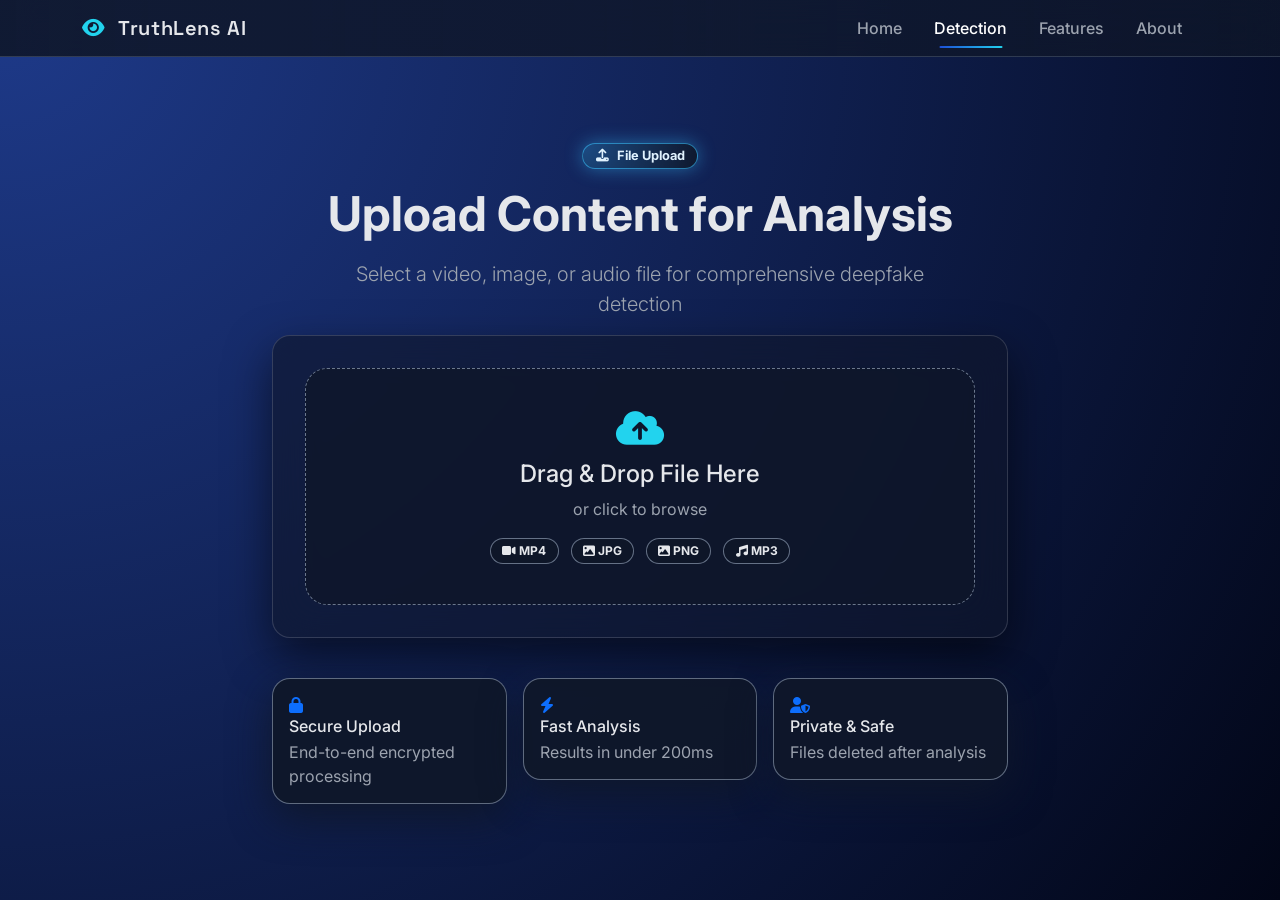
<file: frontend/upload.html>
<!DOCTYPE html>
<html lang="en">
<head>
    <meta charset="UTF-8">
    <meta name="viewport" content="width=device-width, initial-scale=1.0">
    <title>Upload - TruthLens AI</title>

    <!-- Bootstrap 5 -->
    <link href="https://cdn.jsdelivr.net/npm/bootstrap@5.3.0/dist/css/bootstrap.min.css" rel="stylesheet">

    <!-- Font Awesome -->
    <link rel="stylesheet" href="https://cdnjs.cloudflare.com/ajax/libs/font-awesome/6.4.0/css/all.min.css">

    <!-- Google Fonts -->
    <link href="https://fonts.googleapis.com/css2?family=Inter:wght@300;400;500;600;700&family=Space+Grotesk:wght@400;500;600;700&display=swap" rel="stylesheet">

    <!-- Custom CSS -->
    <link rel="stylesheet" href="style.css">
</head>
<body class="upload-page">
    <!-- Navigation -->
    <nav class="navbar navbar-expand-lg navbar-dark fixed-top">
        <div class="container">
            <a class="navbar-brand" href="index.html">
                <i class="fas fa-eye me-2"></i>
                <span>TruthLens AI</span>
            </a>
            <button class="navbar-toggler" type="button" data-bs-toggle="collapse" data-bs-target="#navbarNav">
                <span class="navbar-toggler-icon"></span>
            </button>
            <div class="collapse navbar-collapse" id="navbarNav">
                <ul class="navbar-nav ms-auto">
                    <li class="nav-item">
                        <a class="nav-link" href="index.html">Home</a>
                    </li>
                    <li class="nav-item">
                        <a class="nav-link active" href="upload.html">Detection</a>
                    </li>
                    <li class="nav-item">
                        <a class="nav-link" href="index.html#features">Features</a>
                    </li>
                    <li class="nav-item">
                        <a class="nav-link" href="index.html#about">About</a>
                    </li>
                </ul>
            </div>
        </div>
    </nav>

    <!-- Upload Section -->
    <section class="upload-section">
        <div class="container">
            <div class="row justify-content-center">
                <div class="col-lg-8">
                    <div class="section-header text-center fade-in-up">
                        <div class="badge badge-glow mb-3">
                            <i class="fas fa-upload me-2"></i>File Upload
                        </div>
                        <h2 class="display-5 fw-bold mb-3">Upload Content for Analysis</h2>
                        <p class="lead text-muted-light">
                            Select a video, image, or audio file for comprehensive deepfake detection
                        </p>
                    </div>

                    <!-- Upload Card -->
                    <div class="glass-card upload-card fade-in-up">
                        <!-- Drag & Drop Area -->
                        <div class="upload-area" id="uploadArea">
                            <div class="upload-icon">
                                <i class="fas fa-cloud-upload-alt"></i>
                            </div>
                            <h4 class="mb-2">Drag & Drop File Here</h4>
                            <p class="text-muted-light mb-3">or click to browse</p>
                            <div class="supported-formats">
                                <span class="badge badge-outline me-2">
                                    <i class="fas fa-video"></i> MP4
                                </span>
                                <span class="badge badge-outline me-2">
                                    <i class="fas fa-image"></i> JPG
                                </span>
                                <span class="badge badge-outline me-2">
                                    <i class="fas fa-image"></i> PNG
                                </span>
                                <span class="badge badge-outline">
                                    <i class="fas fa-music"></i> MP3
                                </span>
                            </div>
                            <input type="file" id="fileInput" accept="video/*,image/*,audio/*" hidden>
                        </div>

                        <!-- File Preview -->
                        <div class="file-preview" id="filePreview" style="display: none;">
                            <div class="preview-header">
                                <h5 class="mb-0">Selected File</h5>
                                <button class="btn btn-sm btn-outline-danger" id="removeFile">
                                    <i class="fas fa-trash"></i>
                                </button>
                            </div>
                            <div class="preview-content">
                                <div class="file-info">
                                    <i class="fas fa-file-video fa-3x text-primary mb-3"></i>
                                    <h6 class="mb-1" id="fileName">video.mp4</h6>
                                    <p class="text-muted-light mb-0" id="fileSize">2.5 MB</p>
                                </div>
                            </div>
                            <div class="progress-container">
                                <div class="progress">
                                    <div class="progress-bar progress-bar-striped progress-bar-animated" 
                                         id="uploadProgress" role="progressbar" style="width: 0%"></div>
                                </div>
                                <p class="text-muted-light mt-2 mb-0" id="uploadStatus">Preparing upload...</p>
                            </div>
                        </div>

                        <!-- Analyze Button -->
                        <div class="text-center mt-4" id="analyzeSection" style="display: none;">
                            <button class="btn btn-primary btn-lg btn-glow px-5" id="analyzeBtn">
                                <i class="fas fa-brain me-2"></i>Analyze File
                            </button>
                        </div>

                        <!-- Loading Animation -->
                        <div class="loading-section" id="loadingSection" style="display: none;">
                            <div class="loading-spinner">
                                <div class="spinner-ring"></div>
                                <div class="spinner-ring"></div>
                                <div class="spinner-ring"></div>
                                <i class="fas fa-eye"></i>
                            </div>
                            <h4 class="mt-4 mb-2">Analyzing Content...</h4>
                            <p class="text-muted-light" id="loadingText">Running multi-modal detection algorithms</p>
                            <div class="loading-steps">
                                <div class="step-item active" id="step1">
                                    <i class="fas fa-check-circle"></i>
                                    <span>Video Analysis</span>
                                </div>
                                <div class="step-item" id="step2">
                                    <i class="fas fa-circle"></i>
                                    <span>Voice Analysis</span>
                                </div>
                                <div class="step-item" id="step3">
                                    <i class="fas fa-circle"></i>
                                    <span>Lip Sync Check</span>
                                </div>
                                <div class="step-item" id="step4">
                                    <i class="fas fa-circle"></i>
                                    <span>Metadata Verification</span>
                                </div>
                            </div>
                        </div>
                    </div>

                    <!-- Info Cards -->
                    <div class="row g-3 mt-4">
                        <div class="col-md-4">
                            <div class="info-card fade-in-up">
                                <i class="fas fa-lock text-primary"></i>
                                <h6 class="mb-1">Secure Upload</h6>
                                <p class="text-muted-light mb-0">End-to-end encrypted processing</p>
                            </div>
                        </div>
                        <div class="col-md-4">
                            <div class="info-card fade-in-up" style="animation-delay: 0.1s;">
                                <i class="fas fa-bolt text-primary"></i>
                                <h6 class="mb-1">Fast Analysis</h6>
                                <p class="text-muted-light mb-0">Results in under 200ms</p>
                            </div>
                        </div>
                        <div class="col-md-4">
                            <div class="info-card fade-in-up" style="animation-delay: 0.2s;">
                                <i class="fas fa-user-shield text-primary"></i>
                                <h6 class="mb-1">Private & Safe</h6>
                                <p class="text-muted-light mb-0">Files deleted after analysis</p>
                            </div>
                        </div>
                    </div>
                </div>
            </div>
        </div>
    </section>

    <!-- Bootstrap JS -->
    <script src="https://cdn.jsdelivr.net/npm/bootstrap@5.3.0/dist/js/bootstrap.bundle.min.js"></script>

    <!-- Custom JS -->
    <script src="script.js"></script>
</body>
</html>
</file>
<file: frontend/style.css>
/* TruthLens AI - Premium Glassmorphism UI */

/* Fonts & Base */
:root {
    --bg-main: #050814;
    --bg-card: rgba(15, 23, 42, 0.8);
    --bg-glass: rgba(15, 23, 42, 0.6);
    --border-glass: rgba(255, 255, 255, 0.15);
    --accent-blue: #4f46e5;
    --accent-cyan: #22d3ee;
    --accent-green: #22c55e;
    --accent-red: #ef4444;
    --accent-yellow: #facc15;
    --text-main: #e5e7eb;
    --text-muted: #9ca3af;
    --gradient-main: linear-gradient(135deg, #1d4ed8, #22d3ee);
    --gradient-soft: radial-gradient(circle at top left, #1e3a8a, #020617);
    --shadow-soft: 0 18px 45px rgba(0, 0, 0, 0.55);
    --radius-card: 18px;
    --radius-pill: 999px;
    --transition-fast: 0.2s ease;
    --transition-med: 0.35s ease;
}

* {
    box-sizing: border-box;
}

html, body {
    margin: 0;
    padding: 0;
    font-family: "Inter", system-ui, -apple-system, BlinkMacSystemFont, "Segoe UI", sans-serif;
    background: var(--gradient-soft);
    color: var(--text-main);
}

body {
    min-height: 100vh;
    padding-top: 72px;
}

/* Smooth scroll */
html {
    scroll-behavior: smooth;
}

/* Navbar */
.navbar {
    background: linear-gradient(to right, rgba(15, 23, 42, 0.9), rgba(15, 23, 42, 0.75));
    backdrop-filter: blur(18px);
    border-bottom: 1px solid rgba(148, 163, 184, 0.25);
}

.navbar-brand {
    font-family: "Space Grotesk", system-ui;
    font-weight: 600;
    letter-spacing: 0.03em;
    color: var(--text-main);
}

.navbar-brand i {
    color: var(--accent-cyan);
}

.navbar-dark .navbar-nav .nav-link {
    color: var(--text-muted);
    font-weight: 500;
    position: relative;
    padding: 0.5rem 1rem;
}

.navbar-dark .navbar-nav .nav-link.active,
.navbar-dark .navbar-nav .nav-link:hover {
    color: #fff;
}

.navbar-dark .navbar-nav .nav-link::after {
    content: "";
    position: absolute;
    left: 50%;
    bottom: 0;
    width: 0;
    height: 2px;
    background: var(--gradient-main);
    border-radius: var(--radius-pill);
    transform: translateX(-50%);
    transition: width var(--transition-med);
}

.navbar-dark .navbar-nav .nav-link:hover::after,
.navbar-dark .navbar-nav .nav-link.active::after {
    width: 60%;
}

/* Buttons */
.btn {
    border-radius: 999px;
    font-weight: 600;
    letter-spacing: 0.02em;
    transition: transform var(--transition-fast), box-shadow var(--transition-fast), background var(--transition-fast), color var(--transition-fast);
}

.btn-primary {
    background: var(--gradient-main);
    border: none;
    box-shadow: 0 10px 30px rgba(37, 99, 235, 0.55);
}

.btn-outline-light {
    border-radius: 999px;
    border: 1px solid rgba(249, 250, 251, 0.5);
    color: var(--text-main);
    background: rgba(15, 23, 42, 0.4);
    backdrop-filter: blur(16px);
}

.btn-glow:hover {
    transform: translateY(-1px) scale(1.02);
    box-shadow: 0 16px 38px rgba(37, 99, 235, 0.7);
}

/* Hero Section */
.hero-section {
    padding: 80px 0 40px;
}

.hero-content h1 {
    font-family: "Space Grotesk", system-ui;
}

.text-gradient {
    background: linear-gradient(135deg, #60a5fa, #22d3ee, #a5b4fc);
    -webkit-background-clip: text;
    -webkit-text-fill-color: transparent;
}

.text-muted-light {
    color: var(--text-muted);
}

.badge-glow {
    display: inline-flex;
    align-items: center;
    padding: 0.35rem 0.8rem;
    border-radius: 999px;
    background: radial-gradient(circle at top left, rgba(56, 189, 248, 0.25), rgba(15, 23, 42, 0.9));
    color: #e0f2fe;
    font-size: 0.8rem;
    border: 1px solid rgba(56, 189, 248, 0.6);
    box-shadow: 0 0 18px rgba(56, 189, 248, 0.45);
}

/* Stats */
.stats-row {
    display: flex;
    flex-wrap: wrap;
    gap: 1.5rem;
}

.stat-item {
    flex: 1;
    min-width: 140px;
    padding: 0.85rem 1rem;
    border-radius: var(--radius-card);
    background: radial-gradient(circle at top left, rgba(37, 99, 235, 0.4), rgba(15, 23, 42, 0.95));
    border: 1px solid rgba(148, 163, 184, 0.35);
    box-shadow: 0 12px 35px rgba(15, 23, 42, 0.9);
}

/* Hero Illustration */
.hero-illustration {
    position: relative;
    width: 100%;
    height: 380px;
    border-radius: 35px;
    background: radial-gradient(circle at top, rgba(37, 99, 235, 0.22), rgba(2, 6, 23, 0.96));
    border: 1px solid rgba(148, 163, 184, 0.4);
    box-shadow: var(--shadow-soft);
    overflow: hidden;
}

.central-shield {
    position: absolute;
    inset: 0;
    margin: auto;
    width: 160px;
    height: 160px;
    border-radius: 999px;
    background: radial-gradient(circle at top, rgba(37, 99, 235, 0.8), rgba(15, 23, 42, 1));
    display: flex;
    align-items: center;
    justify-content: center;
    border: 1px solid rgba(248, 250, 252, 0.3);
    box-shadow: 0 0 40px rgba(59, 130, 246, 0.9);
}

.central-shield i {
    font-size: 3rem;
    color: #eff6ff;
}

/* Floating cards */
.floating-card {
    position: absolute;
    padding: 0.75rem 1rem;
    border-radius: 18px;
    background: rgba(15, 23, 42, 0.78);
    border: 1px solid rgba(148, 163, 184, 0.45);
    color: var(--text-main);
    display: flex;
    align-items: center;
    gap: 0.4rem;
    box-shadow: 0 14px 40px rgba(15, 23, 42, 0.9);
    backdrop-filter: blur(16px);
    animation: floatCard 6s ease-in-out infinite;
}

.floating-card i {
    color: var(--accent-cyan);
}

.floating-card span {
    font-size: 0.9rem;
    font-weight: 500;
}

.card-1 { top: 18%; left: 10%; animation-delay: 0s; }
.card-2 { top: 70%; left: 18%; animation-delay: 1s; }
.card-3 { top: 18%; right: 8%; animation-delay: 2s; }
.card-4 { top: 70%; right: 15%; animation-delay: 3s; }

@keyframes floatCard {
    0%, 100% { transform: translateY(0) translateX(0); opacity: 1; }
    50% { transform: translateY(-10px) translateX(3px); opacity: 0.96; }
}

/* Generic Glass Card */
.glass-card {
    border-radius: var(--radius-card);
    background: var(--bg-glass);
    backdrop-filter: blur(22px);
    border: 1px solid var(--border-glass);
    box-shadow: var(--shadow-soft);
}

/* Sections */
.section-header {
    max-width: 640px;
    margin: 0 auto 1rem;
}

/* Features */
.features-section {
    padding: 60px 0 40px;
}

.feature-card {
    border-radius: var(--radius-card);
    padding: 1.4rem;
    background: rgba(15, 23, 42, 0.86);
    border: 1px solid rgba(148, 163, 184, 0.4);
    box-shadow: 0 16px 42px rgba(15, 23, 42, 0.9);
    backdrop-filter: blur(18px);
    transition: transform var(--transition-med), box-shadow var(--transition-med), border-color var(--transition-med);
}

.feature-card:hover {
    transform: translateY(-6px);
    box-shadow: 0 22px 55px rgba(15, 23, 42, 0.95);
    border-color: rgba(59, 130, 246, 0.7);
}

.feature-icon {
    width: 44px;
    height: 44px;
    border-radius: 16px;
    background: radial-gradient(circle at top left, rgba(37, 99, 235, 0.85), rgba(15, 23, 42, 0.9));
    display: flex;
    align-items: center;
    justify-content: center;
    color: #eff6ff;
    margin-bottom: 1.1rem;
}

.feature-list {
    list-style: none;
    padding-left: 0;
    margin-bottom: 0;
}

.feature-list li {
    display: flex;
    align-items: center;
    gap: 0.5rem;
    font-size: 0.9rem;
    color: var(--text-muted);
    margin-bottom: 0.3rem;
}

.feature-list i {
    color: var(--accent-cyan);
}

/* About */
.about-section {
    padding: 60px 0 40px;
}

/* Tech Stats (About) */
.tech-stat-card {
    border-radius: 16px;
    background: rgba(15, 23, 42, 0.9);
    border: 1px solid rgba(148, 163, 184, 0.4);
    padding: 1rem;
    text-align: center;
    box-shadow: 0 16px 38px rgba(15, 23, 42, 0.95);
}

.tech-stat-card i {
    color: var(--accent-cyan);
    margin-bottom: 0.5rem;
}

.tech-stat-card h5 {
    margin-bottom: 0.2rem;
}

/* About features */
.about-features {
    display: flex;
    flex-direction: column;
    gap: 0.9rem;
}

.about-feature-item {
    display: flex;
    gap: 0.7rem;
    align-items: flex-start;
}

/* Team */
.team-section {
    padding: 60px 0 60px;
}

.team-card {
    border-radius: var(--radius-card);
    background: rgba(15, 23, 42, 0.88);
    border: 1px solid rgba(148, 163, 184, 0.4);
    padding: 1.5rem;
    text-align: center;
    box-shadow: 0 14px 40px rgba(15, 23, 42, 0.9);
    backdrop-filter: blur(16px);
    transition: transform var(--transition-med), border-color var(--transition-med), box-shadow var(--transition-med);
}

.team-card:hover {
    transform: translateY(-6px);
    border-color: rgba(37, 99, 235, 0.8);
    box-shadow: 0 22px 56px rgba(15, 23, 42, 0.96);
}

.team-avatar {
    width: 70px;
    height: 70px;
    border-radius: 999px;
    margin: 0 auto 0.9rem;
    background: radial-gradient(circle at top, rgba(59, 130, 246, 0.85), rgba(15, 23, 42, 0.95));
    display: flex;
    align-items: center;
    justify-content: center;
    color: #eff6ff;
}

.team-social a {
    color: var(--text-muted);
    margin: 0 0.35rem;
    transition: color var(--transition-fast), transform var(--transition-fast);
}

.team-social a:hover {
    color: var(--accent-cyan);
    transform: translateY(-2px);
}

/* Footer */
.footer-section {
    padding: 40px 0 25px;
    background: rgba(15, 23, 42, 0.96);
    border-top: 1px solid rgba(148, 163, 184, 0.4);
}

.footer-links {
    list-style: none;
    padding-left: 0;
    margin-bottom: 0;
}

.footer-links li {
    margin-bottom: 0.4rem;
    color: var(--text-muted);
}

.footer-links a {
    color: var(--text-muted);
    text-decoration: none;
    transition: color var(--transition-fast);
}

.footer-links a:hover {
    color: #fff;
}

.social-links a {
    display: inline-flex;
    align-items: center;
    justify-content: center;
    width: 34px;
    height: 34px;
    border-radius: 999px;
    background: rgba(15, 23, 42, 0.9);
    border: 1px solid rgba(148, 163, 184, 0.5);
    color: var(--text-muted);
    margin-right: 0.4rem;
    transition: all var(--transition-fast);
}

.social-links a:hover {
    color: #eff6ff;
    border-color: var(--accent-cyan);
    box-shadow: 0 0 12px rgba(56, 189, 248, 0.6);
}

/* Scroll Top */
.scroll-top {
    position: fixed;
    right: 18px;
    bottom: 18px;
    width: 42px;
    height: 42px;
    border-radius: 999px;
    border: none;
    background: radial-gradient(circle at top left, rgba(37, 99, 235, 0.85), rgba(15, 23, 42, 1));
    color: #eff6ff;
    box-shadow: 0 18px 45px rgba(15, 23, 42, 0.9);
    display: none;
    align-items: center;
    justify-content: center;
    cursor: pointer;
    z-index: 999;
}

/* Upload Page */
.upload-page .upload-section {
    padding: 70px 0 40px;
}

.upload-card {
    padding: 2rem;
}

.upload-area {
    border-radius: 22px;
    border: 1.5px dashed rgba(148, 163, 184, 0.7);
    background: rgba(15, 23, 42, 0.8);
    cursor: pointer;
    padding: 2.5rem 1.5rem;
    text-align: center;
    transition: border-color var(--transition-fast), background var(--transition-fast), transform var(--transition-fast);
}

.upload-area:hover {
    border-color: rgba(56, 189, 248, 0.9);
    background: rgba(15, 23, 42, 0.92);
    transform: translateY(-2px);
}

.upload-icon i {
    font-size: 2.4rem;
    color: var(--accent-cyan);
    margin-bottom: 0.8rem;
}

.supported-formats .badge {
    border-radius: 999px;
    border: 1px solid rgba(148, 163, 184, 0.65);
    background: rgba(15, 23, 42, 0.9);
    color: var(--text-main);
    font-size: 0.75rem;
    padding: 0.35rem 0.7rem;
}

/* File Preview */
.file-preview {
    margin-top: 1.5rem;
    padding: 1.4rem;
    border-radius: var(--radius-card);
    background: rgba(15, 23, 42, 0.9);
    border: 1px solid rgba(148, 163, 184, 0.6);
    box-shadow: var(--shadow-soft);
}

.preview-header {
    display: flex;
    justify-content: space-between;
    align-items: center;
}

.preview-content {
    display: flex;
    align-items: center;
    margin-top: 1.1rem;
}

.file-info {
    text-align: center;
    margin: 0 auto;
}

.progress-container {
    margin-top: 1.1rem;
}

/* Loading Section */
.loading-section {
    margin-top: 1.5rem;
    text-align: center;
}

.loading-spinner {
    position: relative;
    width: 120px;
    height: 120px;
    margin: 0 auto;
}

.spinner-ring {
    position: absolute;
    inset: 0;
    margin: auto;
    width: 100%;
    height: 100%;
    border-radius: 999px;
    border: 2px solid transparent;
    border-top-color: rgba(56, 189, 248, 0.9);
    border-right-color: rgba(37, 99, 235, 0.85);
    animation: spinRing 1.4s linear infinite;
}

.spinner-ring:nth-child(2) {
    width: 82px;
    height: 82px;
    border-top-color: rgba(37, 99, 235, 0.9);
    border-right-color: rgba(56, 189, 248, 0.85);
    animation-duration: 1.8s;
}

.spinner-ring:nth-child(3) {
    width: 56px;
    height: 56px;
    border-top-color: rgba(59, 130, 246, 0.9);
    border-right-color: rgba(129, 140, 248, 0.85);
    animation-duration: 2.2s;
}

.loading-spinner i {
    position: absolute;
    inset: 0;
    margin: auto;
    font-size: 1.6rem;
    color: #eff6ff;
}

@keyframes spinRing {
    to { transform: rotate(360deg); }
}

.loading-steps {
    display: flex;
    justify-content: center;
    flex-wrap: wrap;
    gap: 0.6rem;
    margin-top: 1.2rem;
}

.step-item {
    display: inline-flex;
    align-items: center;
    gap: 0.35rem;
    padding: 0.3rem 0.7rem;
    border-radius: 999px;
    border: 1px solid rgba(148, 163, 184, 0.5);
    background: rgba(15, 23, 42, 0.85);
    color: var(--text-muted);
    font-size: 0.75rem;
}

.step-item.active {
    border-color: rgba(56, 189, 248, 0.9);
    color: #eff6ff;
}

/* Info Cards */
.info-card {
    padding: 0.9rem 1rem;
    border-radius: var(--radius-card);
    background: rgba(15, 23, 42, 0.96);
    border: 1px solid rgba(148, 163, 184, 0.6);
    box-shadow: 0 14px 40px rgba(15, 23, 42, 0.95);
}

/* Report Page */
.result-page .result-section {
    padding: 70px 0 40px;
}

.result-card {
    padding: 1.6rem;
}

.result-status i {
    font-size: 2.6rem;
    color: var(--accent-green);
    margin-bottom: 0.5rem;
}

.file-info-box {
    margin-top: 1rem;
    padding: 0.7rem 0.9rem;
    border-radius: 14px;
    background: rgba(15, 23, 42, 0.9);
    border: 1px solid rgba(148, 163, 184, 0.5);
}

.analysis-card {
    padding: 1.3rem;
}

.card-header-custom {
    display: flex;
    align-items: center;
    gap: 0.7rem;
    margin-bottom: 1rem;
}

.card-header-custom i {
    color: var(--accent-cyan);
}

.summary-card {
    padding: 1.5rem;
}

.summary-list {
    list-style: none;
    padding-left: 0;
    margin-bottom: 0;
}

.summary-list li {
    display: flex;
    align-items: center;
    gap: 0.6rem;
    margin-bottom: 0.3rem;
    color: var(--text-muted);
}

.final-verdict {
    border-radius: 18px;
    padding: 1.3rem;
    background: radial-gradient(circle at top, rgba(34, 197, 94, 0.35), rgba(15, 23, 42, 0.98));
    border: 1px solid rgba(34, 197, 94, 0.75);
}

/* Complaint Page */
.complaint-page .complaint-section {
    padding: 70px 0 40px;
}

.complaint-card {
    padding: 1.8rem;
}

.form-section h5 {
    font-family: "Space Grotesk", system-ui;
}

.form-control, .form-select {
    border-radius: 12px;
    border: 1px solid rgba(148, 163, 184, 0.7);
    background-color: rgba(15, 23, 42, 0.92);
    color: var(--text-main);
}

.form-control:focus, .form-select:focus {
    border-color: rgba(56, 189, 248, 0.9);
    box-shadow: 0 0 0 1px rgba(56, 189, 248, 0.8);
    background-color: rgba(15, 23, 42, 0.98);
    color: var(--text-main);
}

.upload-area-small {
    border-radius: 16px;
    border: 1.5px dashed rgba(148, 163, 184, 0.7);
    background: rgba(15, 23, 42, 0.92);
    padding: 1.3rem;
    text-align: center;
    cursor: pointer;
    transition: border-color var(--transition-fast), background var(--transition-fast), transform var(--transition-fast);
}

.upload-area-small:hover {
    border-color: rgba(56, 189, 248, 0.95);
    background: rgba(15, 23, 42, 0.98);
    transform: translateY(-2px);
}

.evidence-list {
    display: flex;
    flex-direction: column;
    gap: 0.6rem;
}

.evidence-item {
    display: flex;
    align-items: center;
    justify-content: space-between;
    border-radius: 12px;
    padding: 0.6rem 0.8rem;
    background: rgba(15, 23, 42, 0.96);
    border: 1px solid rgba(148, 163, 184, 0.6);
}

.evidence-item span {
    font-size: 0.85rem;
}

/* Info Box */
.info-box {
    padding: 1.3rem;
}

/* Success Modal */
.glass-modal {
    border-radius: 22px;
    background: rgba(15, 23, 42, 0.94);
    backdrop-filter: blur(24px);
    border: 1px solid rgba(148, 163, 184, 0.5);
    box-shadow: 0 24px 60px rgba(15, 23, 42, 0.98);
}

.success-icon {
    width: 76px;
    height: 76px;
    border-radius: 999px;
    margin: 0 auto 1rem;
    background: radial-gradient(circle at top, rgba(34, 197, 94, 0.9), rgba(15, 23, 42, 1));
    display: flex;
    align-items: center;
    justify-content: center;
    color: #eff6ff;
    box-shadow: 0 0 22px rgba(34, 197, 94, 0.85);
}

.complaint-id-box {
    border-radius: 16px;
    padding: 0.9rem 1.1rem;
    background: rgba(15, 23, 42, 0.96);
    border: 1px solid rgba(148, 163, 184, 0.7);
}

/* Toast Notification */
.toast-container {
    position: fixed;
    top: 80px;
    right: 20px;
    z-index: 1055;
}

.custom-toast {
    min-width: 260px;
    border-radius: 16px;
    background: rgba(15, 23, 42, 0.96);
    border: 1px solid rgba(148, 163, 184, 0.6);
    color: var(--text-main);
    box-shadow: 0 18px 45px rgba(15, 23, 42, 0.95);
}

/* Animations */
.fade-in-up {
    opacity: 0;
    transform: translateY(16px);
    animation: fadeInUp 0.9s ease forwards;
}

.fade-in-left {
    opacity: 0;
    transform: translateX(-18px);
    animation: fadeInLeft 0.9s ease forwards;
}

.fade-in-right {
    opacity: 0;
    transform: translateX(18px);
    animation: fadeInRight 0.9s ease forwards;
}

@keyframes fadeInUp {
    to { opacity: 1; transform: translateY(0); }
}

@keyframes fadeInLeft {
    to { opacity: 1; transform: translateX(0); }
}

@keyframes fadeInRight {
    to { opacity: 1; transform: translateX(0); }
}

/* Responsive */
@media (max-width: 992px) {
    .hero-illustration {
        margin-top: 2rem;
    }
}

@media (max-width: 768px) {
    .hero-section {
        padding-top: 40px;
    }
    .stats-row {
        gap: 1rem;
    }
    .navbar {
        padding-top: 0.4rem;
        padding-bottom: 0.4rem;
    }
}
</file>
